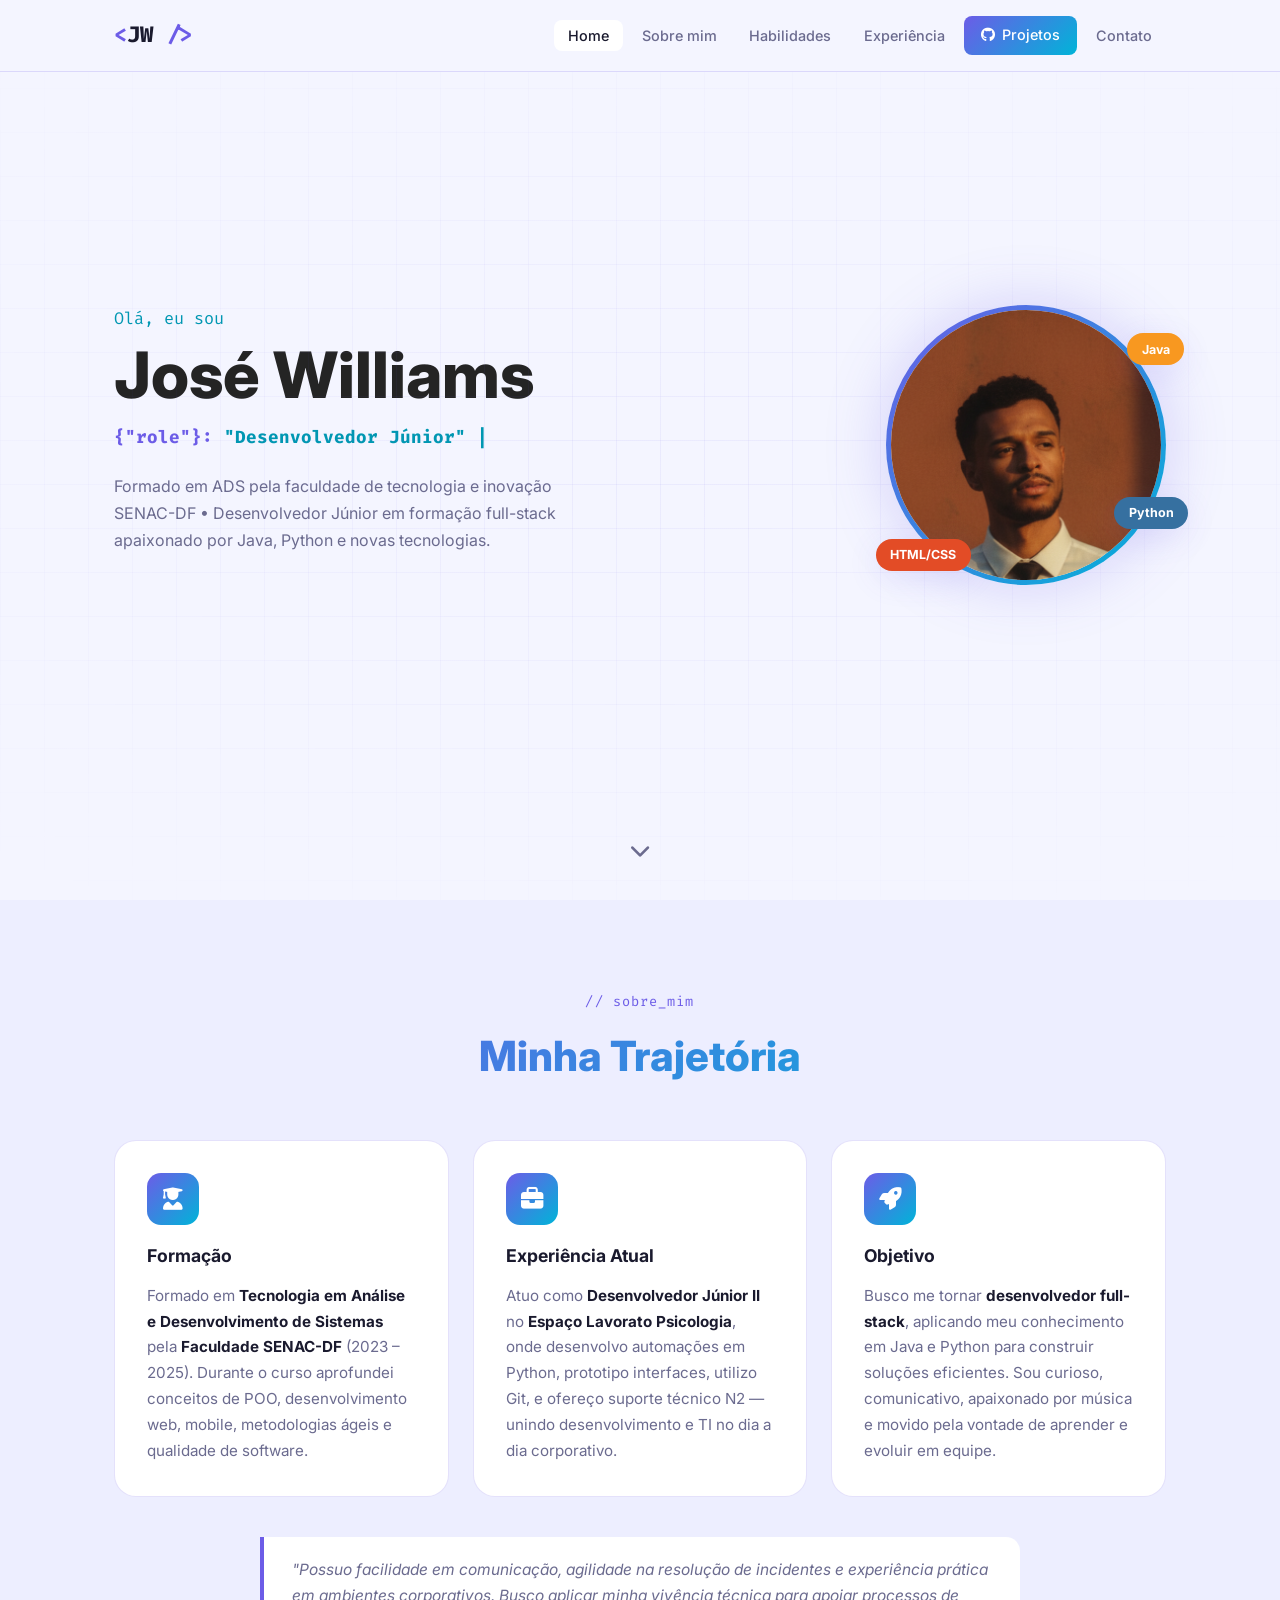
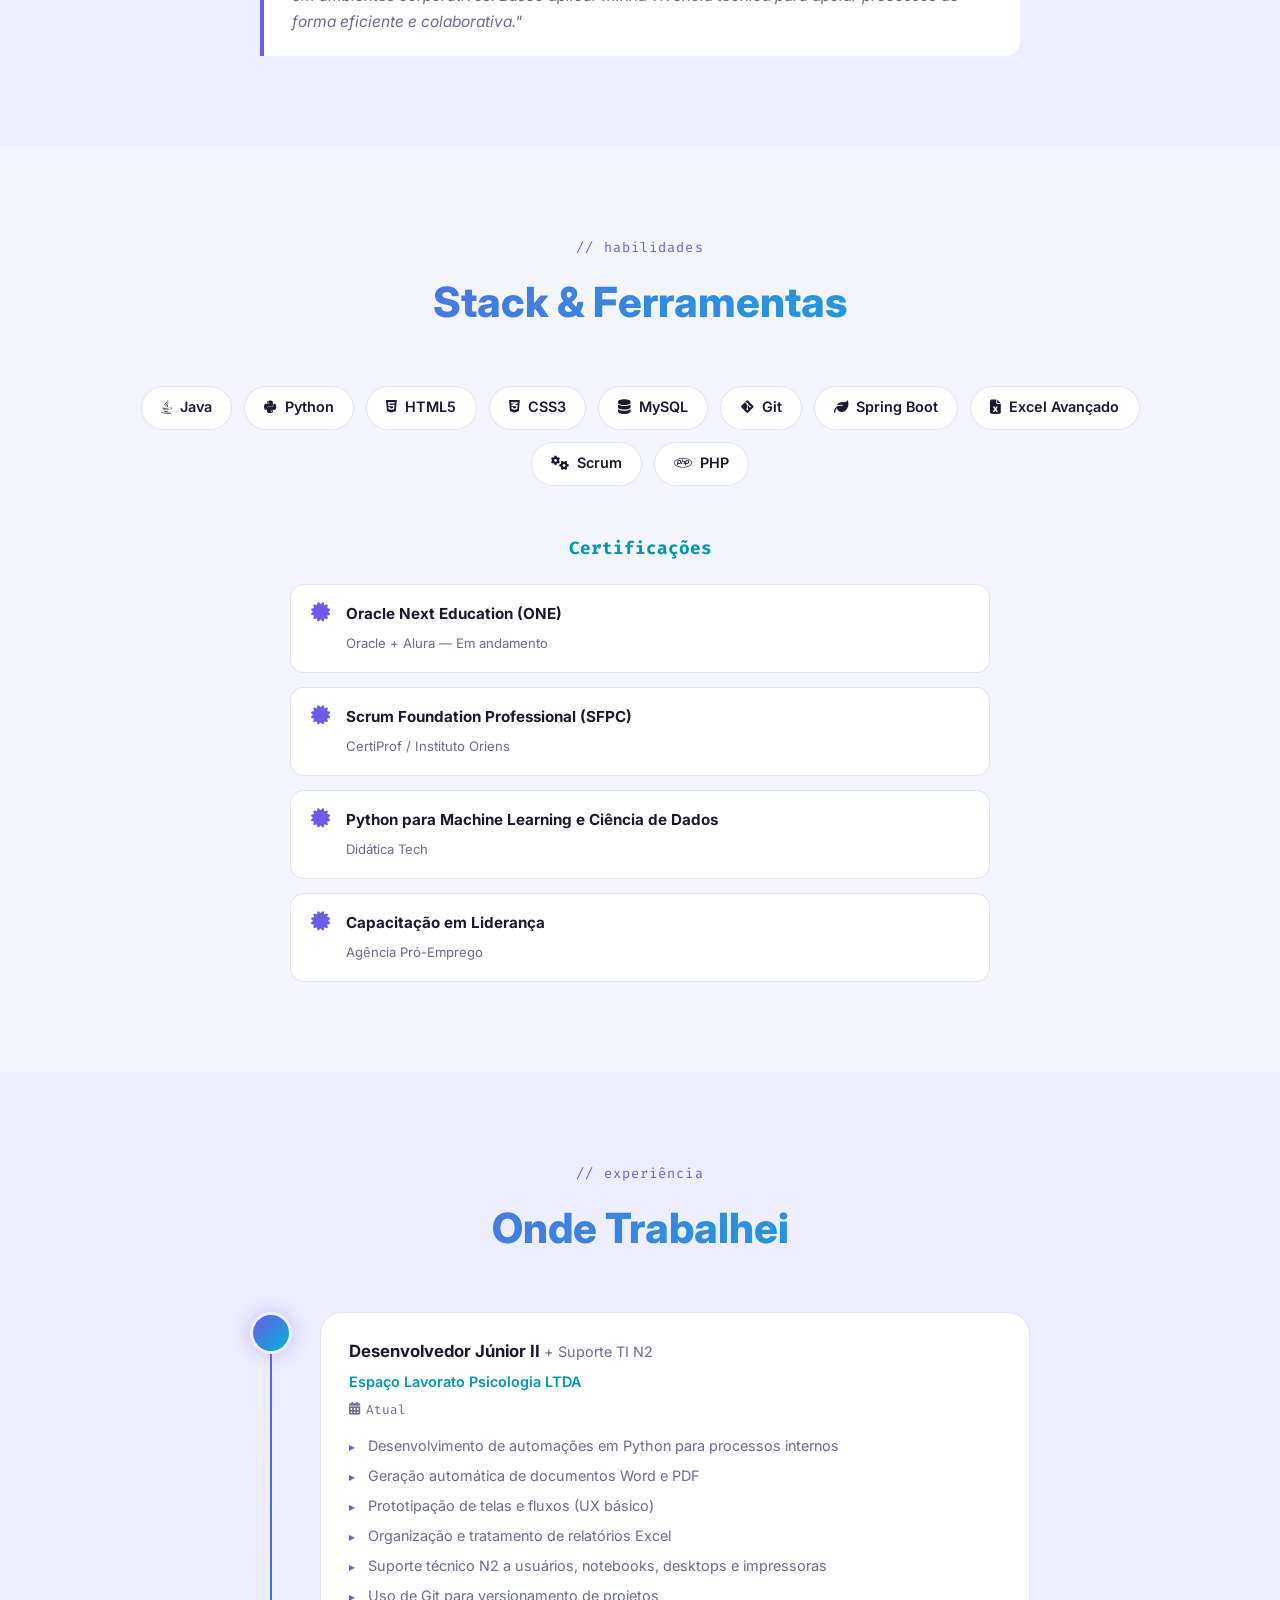
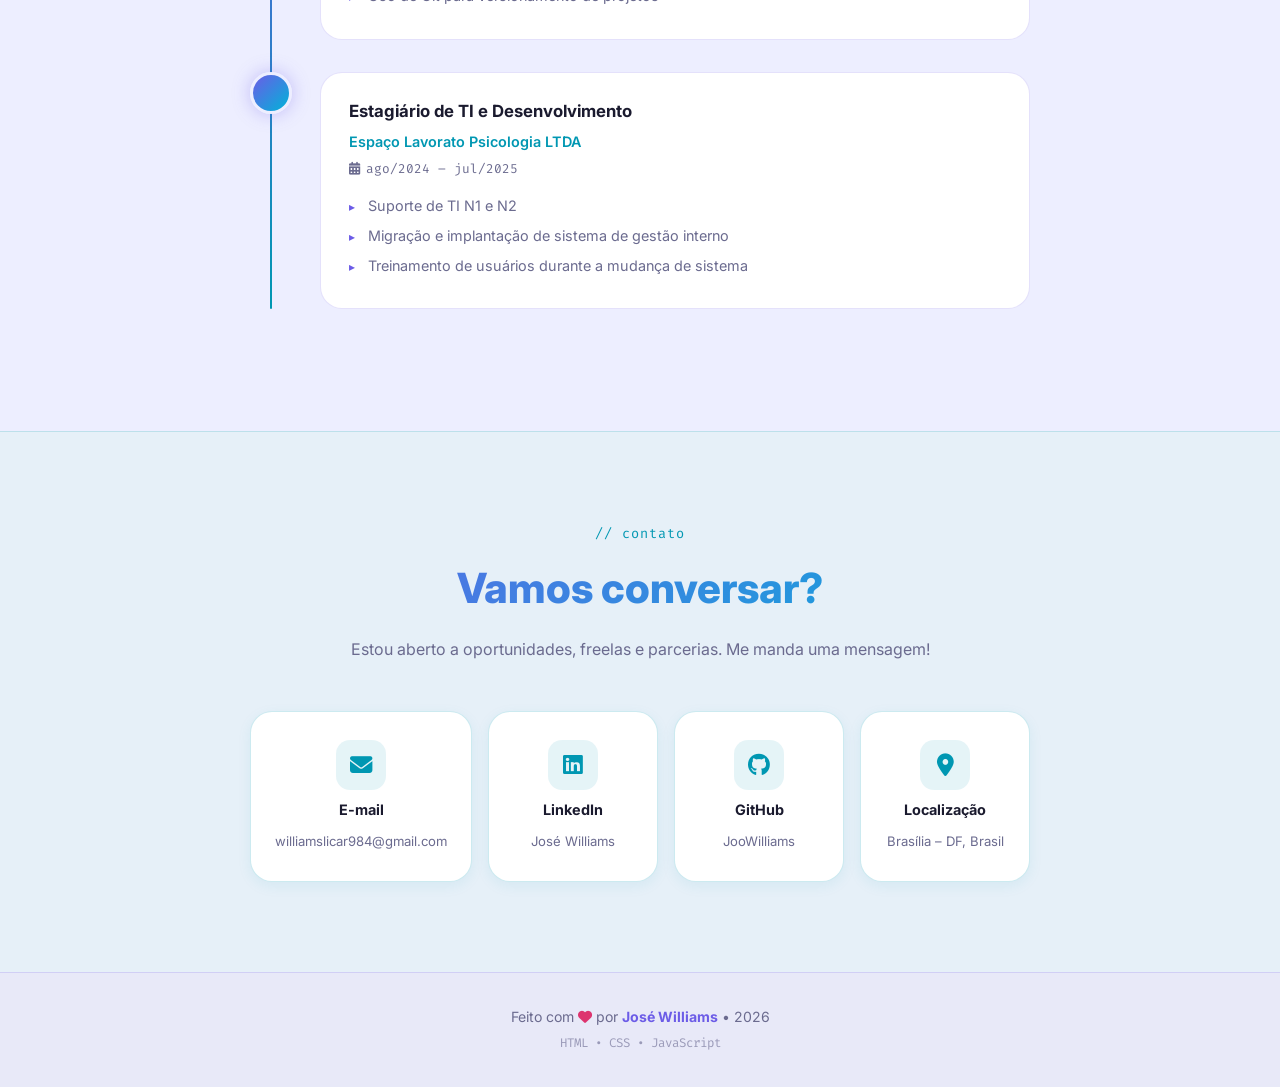
<file: index.html>
<!DOCTYPE html>
<html lang="pt-BR">
<head>
  <meta charset="UTF-8" />
  <meta name="viewport" content="width=device-width, initial-scale=1.0" />
  <title>José Williams | Desenvolvedor Júnior</title>
  <link rel="stylesheet" href="css/style.css" />
  <link rel="preconnect" href="https://fonts.googleapis.com" />
  <link href="https://fonts.googleapis.com/css2?family=Inter:wght@300;400;500;600;700;800&family=Fira+Code:wght@400;500&display=swap" rel="stylesheet" />
  <link rel="stylesheet" href="https://cdnjs.cloudflare.com/ajax/libs/font-awesome/6.5.0/css/all.min.css" />
</head>
<body>

  <!-- ========== HEADER / NAV ========== -->
  <header class="header" id="header">
    <nav class="nav container">
      <a href="#home" class="nav__logo">
        <span class="nav__logo-bracket">&lt;</span>JW
        <span class="nav__logo-bracket">/&gt;</span>
      </a>

      <ul class="nav__menu" id="navMenu">
        <li><a href="#home" class="nav__link active">Home</a></li>
        <li><a href="#about" class="nav__link">Sobre mim</a></li>
        <li><a href="#skills" class="nav__link">Habilidades</a></li>
        <li><a href="#experience" class="nav__link">Experiência</a></li>
        <li><a href="projects.html" class="nav__link nav__link--highlight" target="_blank">
          <i class="fab fa-github"></i> Projetos
        </a></li>
        <li><a href="#contact" class="nav__link">Contato</a></li>
      </ul>

      <button class="nav__toggle" id="navToggle" aria-label="Abrir menu">
        <i class="fas fa-bars"></i>
      </button>
    </nav>
  </header>

  <!-- ========== HERO ========== -->
  <section class="hero" id="home">
    <div class="hero__bg-grid"></div>
    <div class="container hero__container">
      <div class="hero__text">
        <p class="hero__greeting">Olá, eu sou</p>
        <h1 class="hero__name">José Williams</h1>
        <h2 class="hero__role">
          <span class="hero__role-prefix">{"role"}: </span>
          <span class="hero__role-typing" id="typingText"></span>
          <span class="hero__cursor">|</span>
        </h2>
        <p class="hero__description">
          Formado em ADS pela faculdade de tecnologia e inovação SENAC-DF • Desenvolvedor Júnior em formação full-stack
          apaixonado por Java, Python e novas tecnologias.
        </p>
      </div>

      <div class="hero__photo-wrap">
        <div class="hero__photo-ring">
          <div class="hero__photo" id="photoSlot">
            <span class="hero__photo-placeholder">
              <i class="fas fa-user"></i>
              <img src="assets/perfil-will.png" alt="José Williams" />
            </span>
          </div>
        </div>
        <div class="hero__photo-badge badge--java">Java</div>
        <div class="hero__photo-badge badge--python">Python</div>
        <div class="hero__photo-badge badge--html">HTML/CSS</div>
      </div>
    </div>

    <a href="#about" class="hero__scroll-hint">
      <i class="fas fa-chevron-down"></i>
    </a>
  </section>

  <!-- ========== SOBRE MIM ========== -->
  <section class="about" id="about">
    <div class="container">
      <div class="section-header">
        <span class="section-tag">// sobre_mim</span>
        <h2 class="section-title">Minha Trajetória</h2>
      </div>

      <div class="about__grid">
        <div class="about__card">
          <div class="about__icon"><i class="fas fa-user-graduate"></i></div>
          <h3>Formação</h3>
          <p>
            Formado em <strong>Tecnologia em Análise e Desenvolvimento de Sistemas</strong>
            pela <strong>Faculdade SENAC-DF</strong> (2023 – 2025). Durante o curso aprofundei
            conceitos de POO, desenvolvimento web, mobile, metodologias ágeis e qualidade
            de software.
          </p>
        </div>

        <div class="about__card">
          <div class="about__icon"><i class="fas fa-briefcase"></i></div>
          <h3>Experiência Atual</h3>
          <p>
            Atuo como <strong>Desenvolvedor Júnior II</strong> no
            <strong>Espaço Lavorato Psicologia</strong>, onde desenvolvo automações em
            Python, prototipo interfaces, utilizo Git, e ofereço suporte técnico N2 —
            unindo desenvolvimento e TI no dia a dia corporativo.
          </p>
        </div>

        <div class="about__card">
          <div class="about__icon"><i class="fas fa-rocket"></i></div>
          <h3>Objetivo</h3>
          <p>
            Busco me tornar <strong>desenvolvedor full-stack</strong>, aplicando meu
            conhecimento em Java e Python para construir soluções eficientes. Sou curioso,
            comunicativo, apaixonado por música e movido pela vontade de aprender e
            evoluir em equipe.
          </p>
        </div>
      </div>

      <blockquote class="about__quote">
        "Possuo facilidade em comunicação, agilidade na resolução de incidentes e
        experiência prática em ambientes corporativos. Busco aplicar minha vivência
        técnica para apoiar processos de forma eficiente e colaborativa."
      </blockquote>
    </div>
  </section>

  <!-- ========== HABILIDADES ========== -->
  <section class="skills" id="skills">
    <div class="container">
      <div class="section-header">
        <span class="section-tag">// habilidades</span>
        <h2 class="section-title">Stack & Ferramentas</h2>
      </div>

      <div class="skills__grid">
        <div class="skill-pill"><i class="fab fa-java"></i> Java</div>
        <div class="skill-pill"><i class="fab fa-python"></i> Python</div>
        <div class="skill-pill"><i class="fab fa-html5"></i> HTML5</div>
        <div class="skill-pill"><i class="fab fa-css3-alt"></i> CSS3</div>
        <div class="skill-pill"><i class="fas fa-database"></i> MySQL</div>
        <div class="skill-pill"><i class="fab fa-git-alt"></i> Git</div>
        <div class="skill-pill"><i class="fas fa-leaf"></i> Spring Boot</div>
        <div class="skill-pill"><i class="fas fa-file-excel"></i> Excel Avançado</div>
        <div class="skill-pill"><i class="fas fa-cogs"></i> Scrum</div>
        <div class="skill-pill"><i class="fab fa-php"></i> PHP</div>
      </div>

      <div class="certs">
        <h3 class="certs__title">Certificações</h3>
        <div class="certs__list">
          <div class="cert-item">
            <i class="fas fa-certificate"></i>
            <div>
              <strong>Oracle Next Education (ONE)</strong>
              <span>Oracle + Alura — Em andamento</span>
            </div>
          </div>
          <div class="cert-item">
            <i class="fas fa-certificate"></i>
            <div>
              <strong>Scrum Foundation Professional (SFPC)</strong>
              <span>CertiProf / Instituto Oriens</span>
            </div>
          </div>
          <div class="cert-item">
            <i class="fas fa-certificate"></i>
            <div>
              <strong>Python para Machine Learning e Ciência de Dados</strong>
              <span>Didática Tech</span>
            </div>
          </div>
          <div class="cert-item">
            <i class="fas fa-certificate"></i>
            <div>
              <strong>Capacitação em Liderança</strong>
              <span>Agência Pró-Emprego</span>
            </div>
          </div>
        </div>
      </div>
    </div>
  </section>

  <!-- ========== EXPERIÊNCIA ========== -->
  <section class="experience" id="experience">
    <div class="container">
      <div class="section-header">
        <span class="section-tag">// experiência</span>
        <h2 class="section-title">Onde Trabalhei</h2>
      </div>

      <div class="timeline">
        <div class="timeline__item">
          <div class="timeline__dot"></div>
          <div class="timeline__card">
            <div class="timeline__header">
              <h3>Desenvolvedor Júnior II <span>+ Suporte TI N2</span></h3>
              <span class="timeline__company">Espaço Lavorato Psicologia LTDA</span>
              <span class="timeline__period"><i class="fas fa-calendar-alt"></i> Atual</span>
            </div>
            <ul class="timeline__list">
              <li>Desenvolvimento de automações em Python para processos internos</li>
              <li>Geração automática de documentos Word e PDF</li>
              <li>Prototipação de telas e fluxos (UX básico)</li>
              <li>Organização e tratamento de relatórios Excel</li>
              <li>Suporte técnico N2 a usuários, notebooks, desktops e impressoras</li>
              <li>Uso de Git para versionamento de projetos</li>
            </ul>
          </div>
        </div>

        <div class="timeline__item">
          <div class="timeline__dot"></div>
          <div class="timeline__card">
            <div class="timeline__header">
              <h3>Estagiário de TI e Desenvolvimento</h3>
              <span class="timeline__company">Espaço Lavorato Psicologia LTDA</span>
              <span class="timeline__period"><i class="fas fa-calendar-alt"></i> ago/2024 – jul/2025</span>
            </div>
            <ul class="timeline__list">
              <li>Suporte de TI N1 e N2</li>
              <li>Migração e implantação de sistema de gestão interno</li>
              <li>Treinamento de usuários durante a mudança de sistema</li>
            </ul>
          </div>
        </div>
      </div>
    </div>
  </section>

  <!-- ========== CONTATO ========== -->
  <section class="contact" id="contact">
    <div class="container">
      <div class="section-header">
        <span class="section-tag" style="color: var(--contact-tag);">// contato</span>
        <h2 class="section-title">Vamos conversar?</h2>
        <p class="contact__subtitle">
          Estou aberto a oportunidades, freelas e parcerias. Me manda uma mensagem!
        </p>
      </div>

      <div class="contact__grid">
        <a href="mailto:williamslicar984@gmail.com" class="contact__card">
          <div class="contact__icon"><i class="fas fa-envelope"></i></div>
          <h4>E-mail</h4>
          <span>williamslicar984@gmail.com</span>
        </a>

        <a href="https://www.linkedin.com/in/jos%C3%A9-williams-b89523248/" target="_blank" class="contact__card">
          <div class="contact__icon"><i class="fab fa-linkedin"></i></div>
          <h4>LinkedIn</h4>
          <span>José Williams</span>
        </a>

        <a href="https://github.com/JooWilliams" target="_blank" class="contact__card">
          <div class="contact__icon"><i class="fab fa-github"></i></div>
          <h4>GitHub</h4>
          <span>JooWilliams</span>
        </a>

        <div class="contact__card contact__card--location">
          <div class="contact__icon"><i class="fas fa-map-marker-alt"></i></div>
          <h4>Localização</h4>
          <span>Brasília – DF, Brasil</span>
        </div>
      </div>
    </div>
  </section>

  <!-- ========== FOOTER ========== -->
  <footer class="footer">
    <div class="container">
      <p>
        Feito com <i class="fas fa-heart"></i> por <strong>José Williams</strong> •
        <span id="year"></span>
      </p>
      <p class="footer__stack">HTML • CSS • JavaScript</p>
    </div>
  </footer>

  <script src="js/main.js"></script>
</body>
</html>
</file>
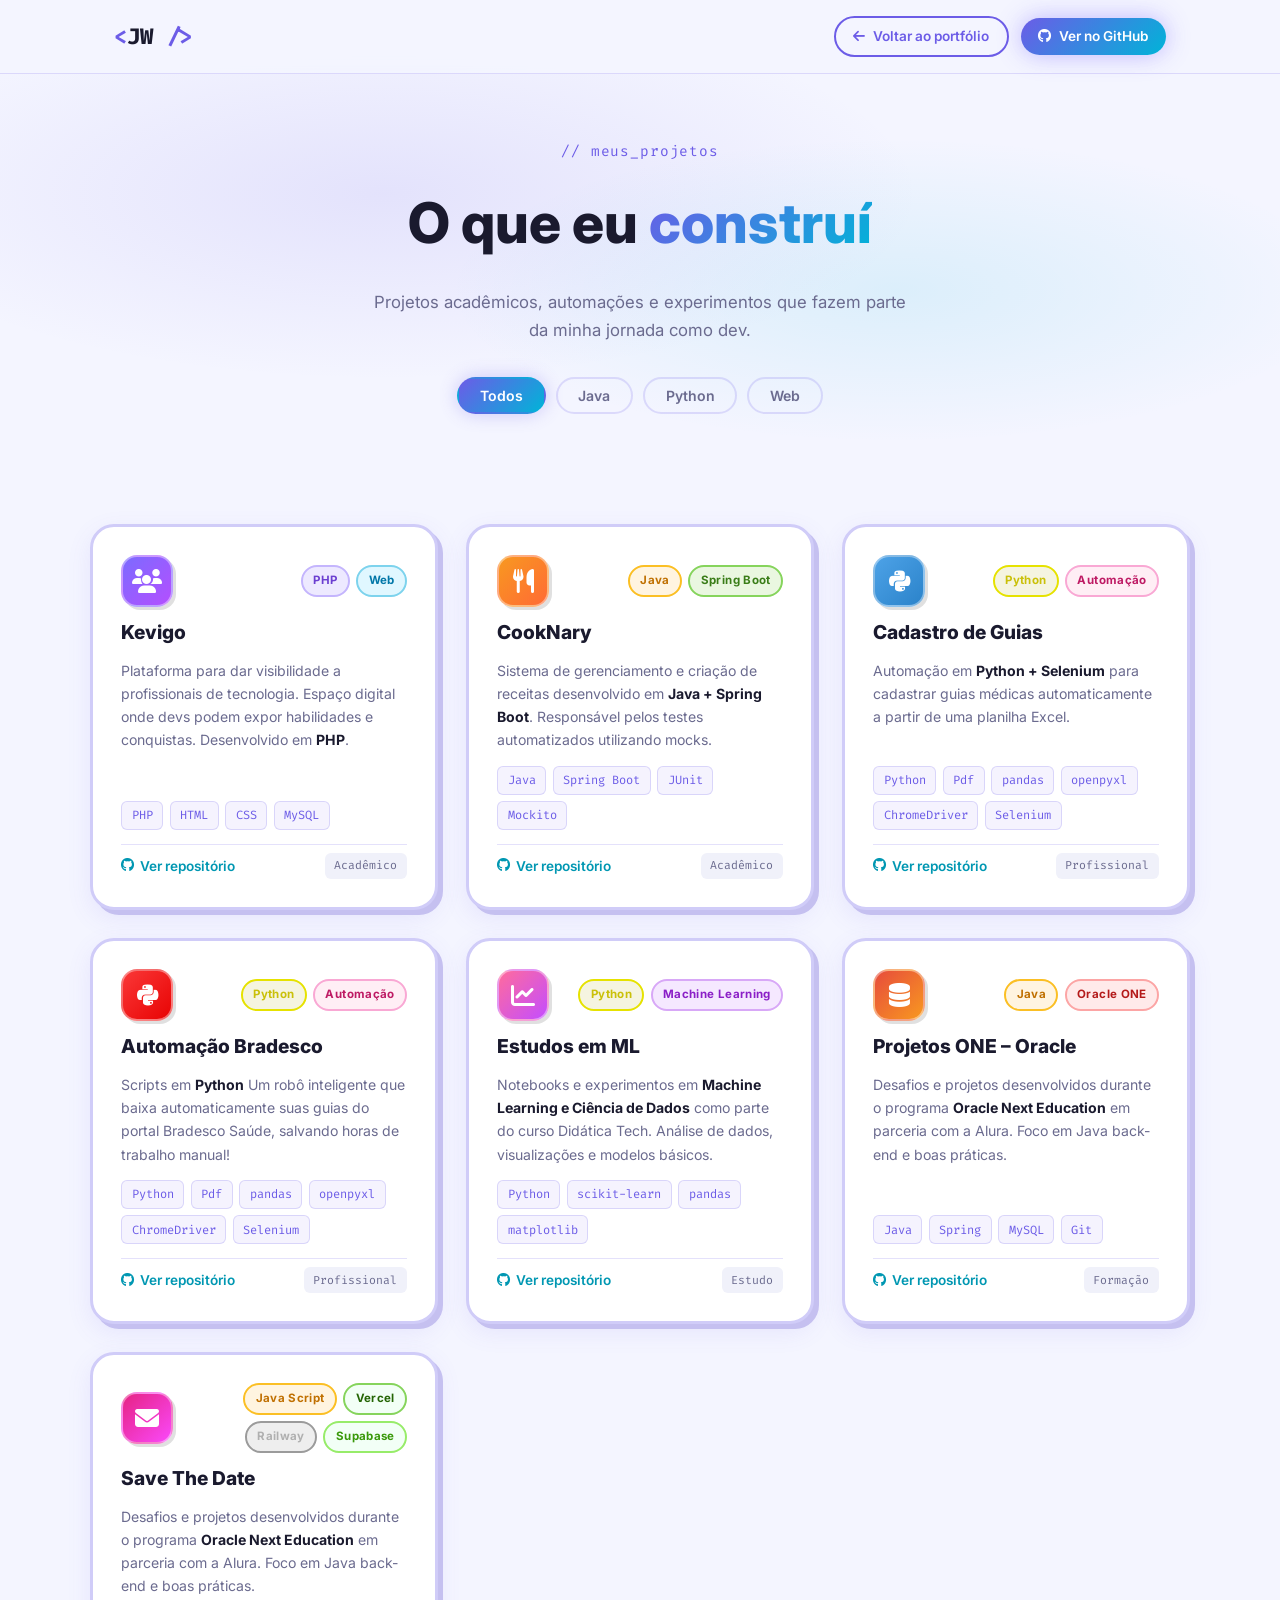
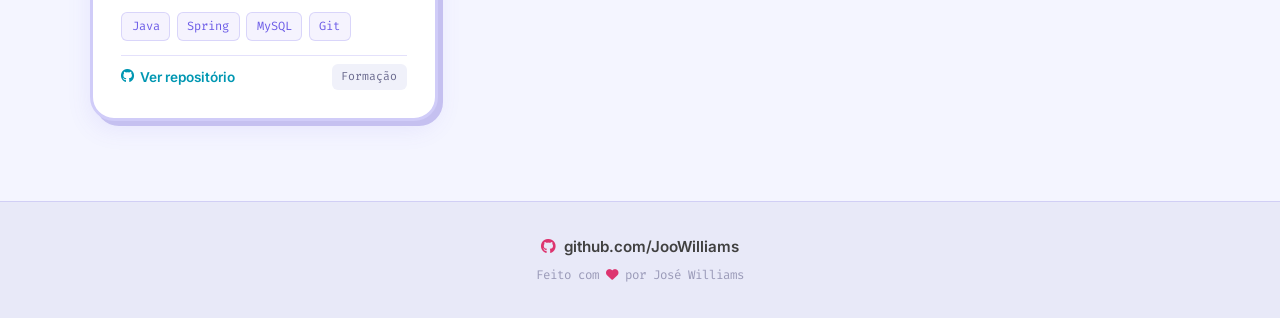
<file: projects.html>
<!DOCTYPE html>
<html lang="pt-BR">
<head>
  <meta charset="UTF-8" />
  <meta name="viewport" content="width=device-width, initial-scale=1.0" />
  <title>Projetos | José Williams</title>
  <link rel="stylesheet" href="css/style.css" />
  <link rel="stylesheet" href="css/projects.css" />
  <link rel="preconnect" href="https://fonts.googleapis.com" />
  <link href="https://fonts.googleapis.com/css2?family=Inter:wght@300;400;500;600;700;800&family=Fira+Code:wght@400;500&display=swap" rel="stylesheet" />
  <link rel="stylesheet" href="https://cdnjs.cloudflare.com/ajax/libs/font-awesome/6.5.0/css/all.min.css" />
</head>
<body class="projects-page">

  <!-- ===== HEADER ===== -->
  <header class="header">
    <nav class="nav container">
      <a href="index.html" class="nav__logo">
        <span class="nav__logo-bracket">&lt;</span>JW
        <span class="nav__logo-bracket">/&gt;</span>
      </a>
      <div class="proj-nav-right">
        <a href="index.html" class="btn btn--outline btn--sm">
          <i class="fas fa-arrow-left"></i> Voltar ao portfólio
        </a>
        <a href="https://github.com/Joswill1" target="_blank" class="btn btn--primary btn--sm">
          <i class="fab fa-github"></i> Ver no GitHub
        </a>
      </div>
    </nav>
  </header>

  <!-- ===== HERO PROJECTS ===== -->
  <section class="proj-hero">
    <div class="proj-hero__bg"></div>
    <div class="container proj-hero__content">
      <span class="proj-hero__tag">// meus_projetos</span>
      <h1 class="proj-hero__title">O que eu <span>construí</span></h1>
      <p class="proj-hero__sub">
        Projetos acadêmicos, automações e experimentos que fazem parte da minha jornada como dev.
      </p>

      <!-- Filter pills -->
      <div class="proj-filters">
        <button class="filter-btn active" data-filter="all">Todos</button>
        <button class="filter-btn" data-filter="java">Java</button>
        <button class="filter-btn" data-filter="python">Python</button>
        <button class="filter-btn" data-filter="web">Web</button>
      </div>
    </div>
  </section>

  <!-- ===== CARDS GRID ===== -->
  <main class="proj-main container">
    <div class="cards-grid" id="cardsGrid">

      <!-- Card 1: Kevigo -->
      <article class="proj-card" data-tags="web php">
        <div class="proj-card__top">
          <div class="proj-card__icon" style="background: linear-gradient(135deg,#7c6bff,#b44fff);">
            <i class="fas fa-users"></i>
          </div>
          <div class="proj-card__badges">
            <span class="badge badge--php">PHP</span>
            <span class="badge badge--web">Web</span>
          </div>
        </div>
        <h2 class="proj-card__title">Kevigo</h2>
        <p class="proj-card__desc">
          Plataforma para dar visibilidade a profissionais de tecnologia.
          Espaço digital onde devs podem expor habilidades e conquistas.
          Desenvolvido em <strong>PHP</strong>.
        </p>
        <div class="proj-card__tech">
          <span>PHP</span><span>HTML</span><span>CSS</span><span>MySQL</span>
        </div>
        <div class="proj-card__footer">
          <a href="https://github.com/Joswill1" target="_blank" class="proj-card__link">
            <i class="fab fa-github"></i> Ver repositório
          </a>
          <span class="proj-card__type">Acadêmico</span>
        </div>
      </article>

      <!-- Card 2: CookNary -->
      <article class="proj-card" data-tags="java">
        <div class="proj-card__top">
          <div class="proj-card__icon" style="background: linear-gradient(135deg,#f89820,#ff6b35);">
            <i class="fas fa-utensils"></i>
          </div>
          <div class="proj-card__badges">
            <span class="badge badge--java">Java</span>
            <span class="badge badge--spring">Spring Boot</span>
          </div>
        </div>
        <h2 class="proj-card__title">CookNary</h2>
        <p class="proj-card__desc">
          Sistema de gerenciamento e criação de receitas desenvolvido em
          <strong>Java + Spring Boot</strong>. Responsável pelos testes
          automatizados utilizando mocks.
        </p>
        <div class="proj-card__tech">
          <span>Java</span><span>Spring Boot</span><span>JUnit</span><span>Mockito</span>
        </div>
        <div class="proj-card__footer">
          <a href="https://github.com/Joswill1" target="_blank" class="proj-card__link">
            <i class="fab fa-github"></i> Ver repositório
          </a>
          <span class="proj-card__type">Acadêmico</span>
        </div>
      </article>

      <!-- Card 3: Automações Python Cadastro de Guias -->
      <article class="proj-card" data-tags="python">
        <div class="proj-card__top">
          <div class="proj-card__icon" style="background: linear-gradient(135deg,#4da2e7,#2b83ca);">
            <i class="fab fa-python"></i>
          </div>
          <div class="proj-card__badges">
            <span class="badge badge--python">Python</span>
            <span class="badge badge--auto">Automação</span>
          </div>
        </div>
        <h2 class="proj-card__title">Cadastro de Guias</h2>
        <p class="proj-card__desc">
          Automação em <strong>Python + Selenium</strong> para cadastrar guias médicas automaticamente a partir de uma planilha Excel.
        </p>
        <div class="proj-card__tech">
          <span>Python</span><span>Pdf</span><span>pandas</span><span>openpyxl</span><span>ChromeDriver</span>
          <span>Selenium</span>
        </div>
        <div class="proj-card__footer">
          <a href="https://github.com/Joswill1" target="_blank" class="proj-card__link">
            <i class="fab fa-github"></i> Ver repositório
          </a>
          <span class="proj-card__type">Profissional</span>
        </div>
      </article>

      <!-- Card 4: Automação Bradesco -->
      <article class="proj-card" data-tags="python">
        <div class="proj-card__top">
          <div class="proj-card__icon" style="background: linear-gradient(135deg,#fa3737,#e80404);">
            <i class="fab fa-python"></i>
          </div>
          <div class="proj-card__badges">
            <span class="badge badge--python">Python</span>
            <span class="badge badge--auto">Automação</span>
          </div>
        </div>
        <h2 class="proj-card__title">Automação Bradesco</h2>
        <p class="proj-card__desc">
          Scripts em <strong>Python</strong> Um robô inteligente que baixa automaticamente suas guias do portal Bradesco Saúde, salvando horas de trabalho manual!
        </p>
        <div class="proj-card__tech">
          <span>Python</span><span>Pdf</span><span>pandas</span><span>openpyxl</span><span>ChromeDriver</span>
          <span>Selenium</span>
        </div>
        <div class="proj-card__footer">
          <a href="https://github.com/Joswill1" target="_blank" class="proj-card__link">
            <i class="fab fa-github"></i> Ver repositório
          </a>
          <span class="proj-card__type">Profissional</span>
        </div>
      </article>

      <!-- Card 5: ML / Ciência de Dados -->
      <article class="proj-card" data-tags="python">
        <div class="proj-card__top">
          <div class="proj-card__icon" style="background: linear-gradient(135deg,#ff6b9d,#c44dff);">
            <i class="fas fa-chart-line"></i>
          </div>
          <div class="proj-card__badges">
            <span class="badge badge--python">Python</span>
            <span class="badge badge--ml">Machine Learning</span>
          </div>
        </div>
        <h2 class="proj-card__title">Estudos em ML</h2>
        <p class="proj-card__desc">
          Notebooks e experimentos em <strong>Machine Learning e Ciência de Dados</strong>
          como parte do curso Didática Tech. Análise de dados, visualizações e modelos básicos.
        </p>
        <div class="proj-card__tech">
          <span>Python</span><span>scikit-learn</span><span>pandas</span><span>matplotlib</span>
        </div>
        <div class="proj-card__footer">
          <a href="https://github.com/Joswill1" target="_blank" class="proj-card__link">
            <i class="fab fa-github"></i> Ver repositório
          </a>
          <span class="proj-card__type">Estudo</span>
        </div>
      </article>

      <!-- Card 7: Save the Date -->
      <article class="proj-card" data-tags="java web">
        <div class="proj-card__top">
          <div class="proj-card__icon" style="background: linear-gradient(135deg,#e74c3c,#f89820);">
            <i class="fas fa-database"></i>
          </div>
          <div class="proj-card__badges">
            <span class="badge badge--java">Java</span>
            <span class="badge badge--oracle">Oracle ONE</span>
          </div>
        </div>
        <h2 class="proj-card__title">Projetos ONE – Oracle</h2>
        <p class="proj-card__desc">
          Desafios e projetos desenvolvidos durante o programa
          <strong>Oracle Next Education</strong> em parceria com a Alura.
          Foco em Java back-end e boas práticas.
        </p>
        <div class="proj-card__tech">
          <span>Java</span><span>Spring</span><span>MySQL</span><span>Git</span>
        </div>
        <div class="proj-card__footer">
          <a href="https://github.com/Joswill1" target="_blank" class="proj-card__link">
            <i class="fab fa-github"></i> Ver repositório
          </a>
          <span class="proj-card__type">Formação</span>
        </div>
      </article>

      <!-- Card 6: ONE Oracle -->
      <article class="proj-card" data-tags="java script">
        <div class="proj-card__top">
          <div class="proj-card__icon" style="background: linear-gradient(135deg,#e62384,#fa49fa);">
            <i class="fa-solid fa-envelope"></i>
          </div>
          <div class="proj-card__badges">
            <span class="badge badge--java">Java Script</span>
            <span class="badge badge--vercel">Vercel</span>
            <span class="badge badge--railway">Railway</span>
            <span class="badge badge--supabase">Supabase</span>
          </div>
        </div>
        <h2 class="proj-card__title">Save The Date</h2>
        <p class="proj-card__desc">
          Desafios e projetos desenvolvidos durante o programa
          <strong>Oracle Next Education</strong> em parceria com a Alura.
          Foco em Java back-end e boas práticas.
        </p>
        <div class="proj-card__tech">
          <span>Java</span><span>Spring</span><span>MySQL</span><span>Git</span>
        </div>
        <div class="proj-card__footer">
          <a href="https://github.com/Joswill1" target="_blank" class="proj-card__link">
            <i class="fab fa-github"></i> Ver repositório
          </a>
          <span class="proj-card__type">Formação</span>
        </div>
      </article>

    </div><!-- /cards-grid -->
  </main>

  <!-- ===== FOOTER ===== -->
  <footer class="footer proj-footer">
    <div class="container">
      <p>
        <a href="https://github.com/JooWilliams" target="_blank" class="footer-gh">
          <i class="fab fa-github"></i> github.com/JooWilliams
        </a>
      </p>
      <p class="footer__stack">Feito com <i class="fas fa-heart"></i> por José Williams</p>
    </div>
  </footer>

  <script src="js/projects.js"></script>
</body>
</html>
</file>
<file: css/style.css>
/* ===== RESET & BASE ===== */
*, *::before, *::after { box-sizing: border-box; margin: 0; padding: 0; }

:root {
  --bg:          #f4f5ff;
  --bg-2:        #edeeff;
  --surface:     #ffffff;
  --surface-2:   #f0f1ff;
  --accent:      #6c5ce7;
  --accent-2:    #0097b2;
  --accent-grad: linear-gradient(135deg, #6c5ce7, #00b4d8);
  --text:        #1a1a2e;
  --text-muted:  #6b6b8f;
  --border:      rgba(108, 92, 231, 0.18);

  --contact-bg:  #e6f0f8;
  --contact-tag: #0097b2;

  --radius:      14px;
  --radius-lg:   22px;
  --shadow:      0 8px 32px rgba(108,92,231,0.12);
  --transition:  0.3s cubic-bezier(0.4,0,0.2,1);

  --font-main: 'Inter', sans-serif;
  --font-code: 'Fira Code', monospace;
}

html { scroll-behavior: smooth; }

body {
  font-family: var(--font-main);
  background: var(--bg);
  color: var(--text);
  line-height: 1.7;
  overflow-x: hidden;
}

a { text-decoration: none; color: inherit; }
ul { list-style: none; }

.container {
  max-width: 1100px;
  margin: 0 auto;
  padding: 0 1.5rem;
}

/* ===== SECTION COMMONS ===== */
section { padding: 90px 0; }

.section-header { text-align: center; margin-bottom: 3rem; }

.section-tag {
  font-family: var(--font-code);
  font-size: 0.85rem;
  color: var(--accent);
  letter-spacing: 0.08em;
  display: block;
  margin-bottom: 0.5rem;
}

.section-title {
  font-size: clamp(1.8rem, 4vw, 2.6rem);
  font-weight: 800;
  background: var(--accent-grad);
  -webkit-background-clip: text;
  -webkit-text-fill-color: transparent;
  background-clip: text;
}

/* ===== BUTTONS ===== */
.btn {
  display: inline-flex;
  align-items: center;
  gap: 0.5rem;
  padding: 0.75rem 1.8rem;
  border-radius: 50px;
  font-weight: 600;
  font-size: 0.95rem;
  transition: var(--transition);
  cursor: pointer;
  border: none;
}

.btn--primary {
  background: var(--accent-grad);
  color: #fff;
  box-shadow: 0 0 24px rgba(124,107,255,0.45);
}
.btn--primary:hover {
  transform: translateY(-3px);
  box-shadow: 0 0 38px rgba(124,107,255,0.65);
}

.btn--outline {
  border: 2px solid var(--accent);
  color: var(--accent);
  background: transparent;
}
.btn--outline:hover {
  background: var(--accent);
  color: #fff;
  transform: translateY(-3px);
}

/* ===== HEADER ===== */
.header {
  position: fixed;
  top: 0; left: 0; right: 0;
  z-index: 100;
  padding: 1rem 0;
  background: rgba(244,245,255,0.88);
  backdrop-filter: blur(16px);
  border-bottom: 1px solid var(--border);
  transition: var(--transition);
}

.nav {
  display: flex;
  align-items: center;
  justify-content: space-between;
}

.nav__logo {
  font-family: var(--font-code);
  font-size: 1.4rem;
  font-weight: 700;
  color: var(--text);
}
.nav__logo-bracket { color: var(--accent); }

.nav__menu {
  display: flex;
  align-items: center;
  gap: 0.25rem;
}

.nav__link {
  padding: 0.45rem 0.9rem;
  border-radius: 8px;
  font-size: 0.9rem;
  font-weight: 500;
  color: var(--text-muted);
  transition: var(--transition);
}
.nav__link:hover,
.nav__link.active {
  color: var(--text);
  background: var(--surface);
}

.nav__link--highlight {
  background: var(--accent-grad);
  color: #fff !important;
  padding: 0.45rem 1.1rem;
  display: flex;
  align-items: center;
  gap: 0.4rem;
}
.nav__link--highlight:hover {
  transform: translateY(-2px);
  box-shadow: 0 4px 18px rgba(124,107,255,0.5);
  background: var(--accent-grad);
}

.nav__toggle {
  display: none;
  background: none;
  border: none;
  color: var(--text);
  font-size: 1.4rem;
  cursor: pointer;
}

/* ===== HERO ===== */
.hero {
  min-height: 100vh;
  display: flex;
  flex-direction: column;
  align-items: center;
  justify-content: center;
  position: relative;
  padding-top: 80px;
  overflow: hidden;
}

.hero__bg-grid {
  position: absolute;
  inset: 0;
  background-image:
    linear-gradient(rgba(108,92,231,0.07) 1px, transparent 1px),
    linear-gradient(90deg, rgba(108,92,231,0.07) 1px, transparent 1px);
  background-size: 44px 44px;
  mask-image: radial-gradient(ellipse 80% 60% at 50% 50%, black, transparent);
}

.hero__container {
  display: flex;
  align-items: center;
  justify-content: space-between;
  gap: 3rem;
  width: 100%;
}

.hero__text { flex: 1; }

.hero__greeting {
  font-family: var(--font-code);
  color: var(--accent-2);
  font-size: 1.05rem;
  margin-bottom: 0.5rem;
}

.hero__name {
  font-size: clamp(2.4rem, 6vw, 4rem);
  font-weight: 800;
  line-height: 1.1;
  margin-bottom: 0.75rem;
  background: rgb(36, 36, 36);
  /* background: var(--accent-grad); */ 
  -webkit-background-clip: text;
  -webkit-text-fill-color: transparent;
  background-clip: text;
}

.hero__role {
  font-family: var(--font-code);
  font-size: 1.1rem;
  color: var(--text-muted);
  margin-bottom: 1.25rem;
  min-height: 1.8rem;
}
.hero__role-prefix { color: var(--accent); }
.hero__role-typing { color: var(--accent-2); }
.hero__cursor {
  display: inline-block;
  animation: blink 0.8s step-end infinite;
  color: var(--accent-2);
}
@keyframes blink { 50% { opacity: 0; } }

.hero__description {
  color: var(--text-muted);
  font-size: 1rem;
  max-width: 480px;
  margin-bottom: 2rem;
}

.hero__actions { display: flex; gap: 1rem; flex-wrap: wrap; }

/* Photo */
.hero__photo-wrap {
  position: relative;
  flex-shrink: 0;
}

.hero__photo-ring {
  width: 280px;
  height: 280px;
  border-radius: 50%;
  padding: 5px;
  background: var(--accent-grad);
  box-shadow: 0 0 60px rgba(108,92,231,0.25);
  animation: float 4s ease-in-out infinite;
}
@keyframes float {
  0%, 100% { transform: translateY(0); }
  50%       { transform: translateY(-14px); }
}

.hero__photo {
  width: 100%;
  height: 100%;
  border-radius: 50%;
  background: var(--surface);
  overflow: hidden;
  display: flex;
  align-items: center;
  justify-content: center;
}

.hero__photo img {
  width: 110%;
  height: 110%;
  object-fit: cover;
}

.hero__photo-placeholder {
  display: flex;
  flex-direction: column;
  align-items: center;
  gap: 0.4rem;
  color: var(--text-muted);
  font-size: 2.5rem;
}
.hero__photo-placeholder small {
  font-size: 0.75rem;
  font-family: var(--font-code);
}

.hero__photo-badge {
  position: absolute;
  padding: 0.35rem 0.9rem;
  border-radius: 50px;
  font-size: 0.78rem;
  font-weight: 700;
  box-shadow: var(--shadow);
  animation: float 4s ease-in-out infinite;
}
.badge--java   { top: 10%; right: -18px; background: #f89820; color: #fff; animation-delay: 0.5s; }
.badge--python { bottom: 20%; right: -22px; background: #3670a0; color: #fff; animation-delay: 1s; }
.badge--html   { bottom: 5%; left: -10px; background: #e34c26; color: #fff; animation-delay: 1.5s; }

.hero__scroll-hint {
  position: absolute;
  bottom: 2rem;
  left: 50%;
  transform: translateX(-50%);
  color: var(--text-muted);
  font-size: 1.3rem;
  animation: bounce 2s ease-in-out infinite;
}
@keyframes bounce {
  0%, 100% { transform: translateX(-50%) translateY(0); }
  50%       { transform: translateX(-50%) translateY(8px); }
}

/* ===== ABOUT ===== */
.about { background: var(--bg-2); }

.about__grid {
  display: grid;
  grid-template-columns: repeat(auto-fit, minmax(280px, 1fr));
  gap: 1.5rem;
  margin-bottom: 2.5rem;
}

.about__card {
  background: var(--surface);
  border: 1px solid var(--border);
  border-radius: var(--radius-lg);
  padding: 2rem;
  transition: var(--transition);
}
.about__card:hover {
  transform: translateY(-5px);
  border-color: var(--accent);
  box-shadow: 0 12px 36px rgba(108,92,231,0.15);
}

.about__icon {
  width: 52px;
  height: 52px;
  border-radius: 14px;
  background: var(--accent-grad);
  display: flex;
  align-items: center;
  justify-content: center;
  font-size: 1.4rem;
  margin-bottom: 1rem;
  color: #fff;
}

.about__card h3 {
  font-size: 1.1rem;
  font-weight: 700;
  margin-bottom: 0.75rem;
  color: var(--text);
}
.about__card p { color: var(--text-muted); font-size: 0.95rem; }
.about__card strong { color: var(--text); }

.about__quote {
  border-left: 4px solid var(--accent);
  padding: 1.25rem 1.75rem;
  background: var(--surface);
  border-radius: 0 var(--radius) var(--radius) 0;
  font-style: italic;
  color: var(--text-muted);
  font-size: 0.97rem;
  max-width: 760px;
  margin: 0 auto;
}

/* ===== SKILLS ===== */
.skills { background: var(--bg); }

.skills__grid {
  display: flex;
  flex-wrap: wrap;
  gap: 0.75rem;
  justify-content: center;
  margin-bottom: 3rem;
}

.skill-pill {
  display: flex;
  align-items: center;
  gap: 0.5rem;
  padding: 0.55rem 1.2rem;
  background: var(--surface);
  border: 1px solid var(--border);
  border-radius: 50px;
  font-size: 0.9rem;
  font-weight: 600;
  transition: var(--transition);
  cursor: default;
}
.skill-pill:hover {
  background: var(--accent);
  border-color: var(--accent);
  color: #fff;
  transform: scale(1.06);
}

/* Certs */
.certs { max-width: 700px; margin: 0 auto; }
.certs__title {
  font-size: 1.1rem;
  font-weight: 700;
  text-align: center;
  margin-bottom: 1.25rem;
  color: var(--accent-2);
  font-family: var(--font-code);
}

.certs__list { display: flex; flex-direction: column; gap: 0.85rem; }

.cert-item {
  display: flex;
  align-items: flex-start;
  gap: 1rem;
  background: var(--surface);
  border: 1px solid var(--border);
  border-radius: var(--radius);
  padding: 1rem 1.25rem;
  transition: var(--transition);
}
.cert-item:hover { border-color: var(--accent); transform: translateX(4px); }
.cert-item > i {
  color: var(--accent);
  font-size: 1.2rem;
  margin-top: 2px;
  flex-shrink: 0;
}
.cert-item strong { display: block; font-size: 0.95rem; margin-bottom: 0.15rem; }
.cert-item span { font-size: 0.82rem; color: var(--text-muted); }

/* ===== EXPERIENCE ===== */
.experience { background: var(--bg-2); }

.timeline { max-width: 780px; margin: 0 auto; position: relative; }
.timeline::before {
  content: '';
  position: absolute;
  left: 20px;
  top: 0; bottom: 0;
  width: 2px;
  background: linear-gradient(to bottom, var(--accent), var(--accent-2));
  border-radius: 2px;
}

.timeline__item {
  display: flex;
  gap: 1.75rem;
  margin-bottom: 2rem;
  position: relative;
}

.timeline__dot {
  width: 42px;
  height: 42px;
  border-radius: 50%;
  background: var(--accent-grad);
  border: 3px solid var(--bg-2);
  flex-shrink: 0;
  position: relative;
  z-index: 1;
  box-shadow: 0 0 18px rgba(108,92,231,0.35);
}

.timeline__card {
  flex: 1;
  background: var(--surface);
  border: 1px solid var(--border);
  border-radius: var(--radius-lg);
  padding: 1.5rem 1.75rem;
  transition: var(--transition);
}
.timeline__card:hover {
  border-color: var(--accent);
  box-shadow: 0 8px 28px rgba(108,92,231,0.14);
}

.timeline__header h3 {
  font-size: 1.05rem;
  font-weight: 700;
  margin-bottom: 0.3rem;
}
.timeline__header h3 span { color: var(--text-muted); font-weight: 400; font-size: 0.9rem; }
.timeline__company {
  display: block;
  font-size: 0.9rem;
  color: var(--accent-2);
  font-weight: 600;
  margin-bottom: 0.25rem;
}
.timeline__period {
  font-size: 0.8rem;
  color: var(--text-muted);
  font-family: var(--font-code);
  display: flex;
  align-items: center;
  gap: 0.35rem;
  margin-bottom: 0.85rem;
}

.timeline__list { padding-left: 0; }
.timeline__list li {
  position: relative;
  padding-left: 1.2rem;
  font-size: 0.9rem;
  color: var(--text-muted);
  margin-bottom: 0.35rem;
}
.timeline__list li::before {
  content: '▸';
  position: absolute;
  left: 0;
  color: var(--accent);
  font-size: 0.75rem;
  top: 3px;
}

/* ===== CONTACT ===== */
.contact {
  background: var(--contact-bg);
  border-top: 1px solid rgba(0,151,178,0.18);
}

.contact__subtitle {
  color: var(--text-muted);
  font-size: 1rem;
  margin-top: 0.75rem;
}

.contact__grid {
  display: flex;
  flex-wrap: wrap;
  gap: 1rem;
  justify-content: center;
  margin-top: 2.5rem;
}

.contact__card {
  display: flex;
  flex-direction: column;
  align-items: center;
  gap: 0.5rem;
  padding: 1.75rem 1.5rem;
  background: #ffffff;
  border: 1px solid rgba(0,151,178,0.2);
  border-radius: var(--radius-lg);
  min-width: 170px;
  transition: var(--transition);
  text-align: center;
  box-shadow: 0 4px 14px rgba(0,151,178,0.08);
}
.contact__card:hover {
  background: #f0fafd;
  border-color: var(--accent-2);
  transform: translateY(-5px);
  box-shadow: 0 12px 32px rgba(0,151,178,0.18);
}

.contact__icon {
  width: 50px;
  height: 50px;
  border-radius: 14px;
  background: rgba(0,151,178,0.1);
  display: flex;
  align-items: center;
  justify-content: center;
  font-size: 1.4rem;
  color: var(--accent-2);
}
.contact__card h4 { font-size: 0.9rem; font-weight: 700; }
.contact__card span { font-size: 0.82rem; color: var(--text-muted); }

.contact__card--location { cursor: default; pointer-events: none; }

/* ===== FOOTER ===== */
.footer {
  background: #e8e9f8;
  text-align: center;
  padding: 2rem 0;
  color: var(--text-muted);
  font-size: 0.88rem;
  border-top: 1px solid var(--border);
}
.footer i { color: #dd346f; }
.footer strong { color: var(--accent); }
.footer__stack { font-family: var(--font-code); font-size: 0.78rem; margin-top: 0.3rem; color: #9a9ab8; }

/* ===== RESPONSIVE ===== */
@media (max-width: 768px) {
  .nav__menu {
    display: none;
    flex-direction: column;
    position: fixed;
    top: 64px; left: 0; right: 0;
    background: var(--surface);
    border-bottom: 1px solid var(--border);
    padding: 1.5rem;
    gap: 0.5rem;
  }
  .nav__menu.open { display: flex; }
  .nav__toggle { display: block; }

  .hero__container { flex-direction: column-reverse; text-align: center; }
  .hero__description { margin: 0 auto 2rem; }
  .hero__actions { justify-content: center; }
  .hero__photo-ring { width: 210px; height: 210px; }

  .timeline::before { left: 16px; }
  .timeline__dot { width: 34px; height: 34px; }
  .timeline__item { gap: 1.25rem; }

  .contact__grid { gap: 0.75rem; }
  .contact__card { min-width: 140px; padding: 1.25rem 1rem; }
}
</file>
<file: css/projects.css>
/* ===== PROJECTS PAGE ===== */
.projects-page { background: #f4f5ff; }

.btn--sm { padding: 0.45rem 1.1rem; font-size: 0.85rem; }

.proj-nav-right { display: flex; align-items: center; gap: 0.75rem; }

/* ===== HERO ===== */
.proj-hero {
  position: relative;
  padding: 140px 0 70px;
  text-align: center;
  overflow: hidden;
}

.proj-hero__bg {
  position: absolute;
  inset: 0;
  background:
    radial-gradient(ellipse 60% 55% at 30% 40%, rgba(108,92,231,0.12) 0%, transparent 70%),
    radial-gradient(ellipse 50% 45% at 70% 60%, rgba(0,180,216,0.1) 0%, transparent 70%);
}

.proj-hero__content { position: relative; z-index: 1; }

.proj-hero__tag {
  font-family: 'Fira Code', monospace;
  font-size: 0.9rem;
  color: var(--accent);
  display: block;
  margin-bottom: 0.75rem;
  letter-spacing: 0.06em;
}

.proj-hero__title {
  font-size: clamp(2.2rem, 5vw, 3.5rem);
  font-weight: 800;
  margin-bottom: 1rem;
  color: var(--text);
}
.proj-hero__title span {
  background: var(--accent-grad);
  -webkit-background-clip: text;
  -webkit-text-fill-color: transparent;
  background-clip: text;
}

.proj-hero__sub {
  color: var(--text-muted);
  font-size: 1.05rem;
  max-width: 540px;
  margin: 0 auto 2rem;
}

/* ===== FILTER PILLS ===== */
.proj-filters {
  display: flex;
  gap: 0.6rem;
  justify-content: center;
  flex-wrap: wrap;
}

.filter-btn {
  padding: 0.5rem 1.3rem;
  border-radius: 50px;
  border: 2px solid var(--border);
  background: transparent;
  color: var(--text-muted);
  font-size: 0.88rem;
  font-weight: 600;
  cursor: pointer;
  transition: var(--transition);
  font-family: 'Inter', sans-serif;
}
.filter-btn:hover {
  border-color: var(--accent);
  color: var(--accent);
}
.filter-btn.active {
  background: var(--accent-grad);
  border-color: transparent;
  color: #fff;
  box-shadow: 0 0 18px rgba(108,92,231,0.3);
}

/* ===== MAIN / GRID ===== */
.proj-main { padding: 2.5rem 0 80px; }

.cards-grid {
  display: grid;
  grid-template-columns: repeat(auto-fill, minmax(300px, 1fr));
  gap: 1.75rem;
}

/* ===== CARTOON CARD ===== */
.proj-card {
  background: #ffffff;
  border: 3px solid #d0ccf8;
  border-radius: 24px;
  padding: 1.75rem;
  display: flex;
  flex-direction: column;
  gap: 0.9rem;
  position: relative;
  overflow: hidden;
  cursor: pointer;

  /* Cartoon shadow – offset solid shadow */
  box-shadow: 5px 5px 0px #c5c0f0, 0 8px 24px rgba(108,92,231,0.1);
  transition: transform 0.22s cubic-bezier(0.34,1.56,0.64,1),
              box-shadow 0.22s ease,
              border-color 0.22s ease;
}

/* Cartoon shine stripe */
.proj-card::before {
  content: '';
  position: absolute;
  top: 0; left: 0; right: 0;
  height: 3px;
  background: var(--accent-grad);
  border-radius: 24px 24px 0 0;
  opacity: 0;
  transition: opacity 0.22s ease;
}

.proj-card:hover {
  transform: translate(-4px, -6px) scale(1.025);
  box-shadow: 9px 11px 0px #b8b2f0, 0 20px 48px rgba(108,92,231,0.2);
  border-color: var(--accent);
}
.proj-card:hover::before { opacity: 1; }

/* card hidden state for filter */
.proj-card.hidden {
  display: none;
}

/* ===== CARD TOP ===== */
.proj-card__top {
  display: flex;
  align-items: center;
  justify-content: space-between;
}

.proj-card__icon {
  width: 52px;
  height: 52px;
  border-radius: 16px;
  display: flex;
  align-items: center;
  justify-content: center;
  font-size: 1.5rem;
  color: #fff;
  border: 2px solid rgba(255,255,255,0.4);
  box-shadow: 3px 3px 0 rgba(0,0,0,0.12);
  flex-shrink: 0;
}

.proj-card__badges { display: flex; gap: 0.4rem; flex-wrap: wrap; justify-content: flex-end; }

/* ===== TECH BADGES ===== */
.badge {
  padding: 0.25rem 0.65rem;
  border-radius: 50px;
  font-size: 0.72rem;
  font-weight: 700;
  letter-spacing: 0.03em;
  border: 2px solid transparent;
}
.badge--php    { background: #ede9ff; color: #6c3fd1; border-color: #c4b5fd; }
.badge--web    { background: #e0f7ff; color: #0077a8; border-color: #7dd3ed; }
.badge--java   { background: #fff4e0; color: #c07000; border-color: #fbbf24; }
.badge--spring { background: #eaf7e0; color: #3a7d18; border-color: #86d45c; }
.badge--python { background: #f5f4e0; color: #cac009; border-color: #e6e200; }
.badge--auto   { background: #ffeef5; color: #be1a64; border-color: #f9a8d4; }
.badge--html   { background: #fff0ed; color: #b83110; border-color: #fca58e; }
.badge--ml     { background: #f5e8ff; color: #8b1fc7; border-color: #d8a8f7; }
.badge--oracle { background: #ffeaea; color: #b41a1a; border-color: #fca5a5; }
.badge--vercel { background: #f2fff6; color: #246504; border-color: #86d45c;}
.badge--railway { background: #eeeeee; color: #b0b0b0; border-color: #9b9b9b;}
.badge--supabase { background: #f2fff6; color: #399909; border-color: #97ec69;}


/* ===== CARD CONTENT ===== */
.proj-card__title {
  font-size: 1.2rem;
  font-weight: 800;
  color: var(--text);
  line-height: 1.2;
}

.proj-card__desc {
  font-size: 0.88rem;
  color: var(--text-muted);
  line-height: 1.65;
  flex: 1;
}
.proj-card__desc strong { color: var(--text); }

/* ===== TECH STACK ROW ===== */
.proj-card__tech {
  display: flex;
  flex-wrap: wrap;
  gap: 0.4rem;
}
.proj-card__tech span {
  font-size: 0.75rem;
  font-family: 'Fira Code', monospace;
  padding: 0.2rem 0.6rem;
  background: rgba(108,92,231,0.07);
  border: 1px solid rgba(108,92,231,0.2);
  border-radius: 6px;
  color: var(--accent);
}

/* ===== CARD FOOTER ===== */
.proj-card__footer {
  display: flex;
  align-items: center;
  justify-content: space-between;
  padding-top: 0.5rem;
  border-top: 1px solid var(--border);
}

.proj-card__link {
  display: flex;
  align-items: center;
  gap: 0.4rem;
  font-size: 0.85rem;
  font-weight: 600;
  color: var(--accent-2);
  transition: var(--transition);
}
.proj-card__link:hover { color: var(--accent); gap: 0.6rem; }

.proj-card__type {
  font-size: 0.72rem;
  font-family: 'Fira Code', monospace;
  color: var(--text-muted);
  background: #f0f1fa;
  padding: 0.2rem 0.6rem;
  border-radius: 6px;
}

/* ===== FOOTER ===== */
.proj-footer { text-align: center; }
.footer-gh {
  display: inline-flex;
  align-items: center;
  gap: 0.5rem;
  color: #404040;
  font-size: 0.95rem;
  font-weight: 600;
  transition: var(--transition);
}
.footer-gh:hover { color: var(--accent); }

/* ===== RESPONSIVE ===== */
@media (max-width: 600px) {
  .proj-nav-right { gap: 0.4rem; }
  .btn--sm { padding: 0.4rem 0.8rem; font-size: 0.8rem; }
  .cards-grid { grid-template-columns: 1fr; }
}
</file>
